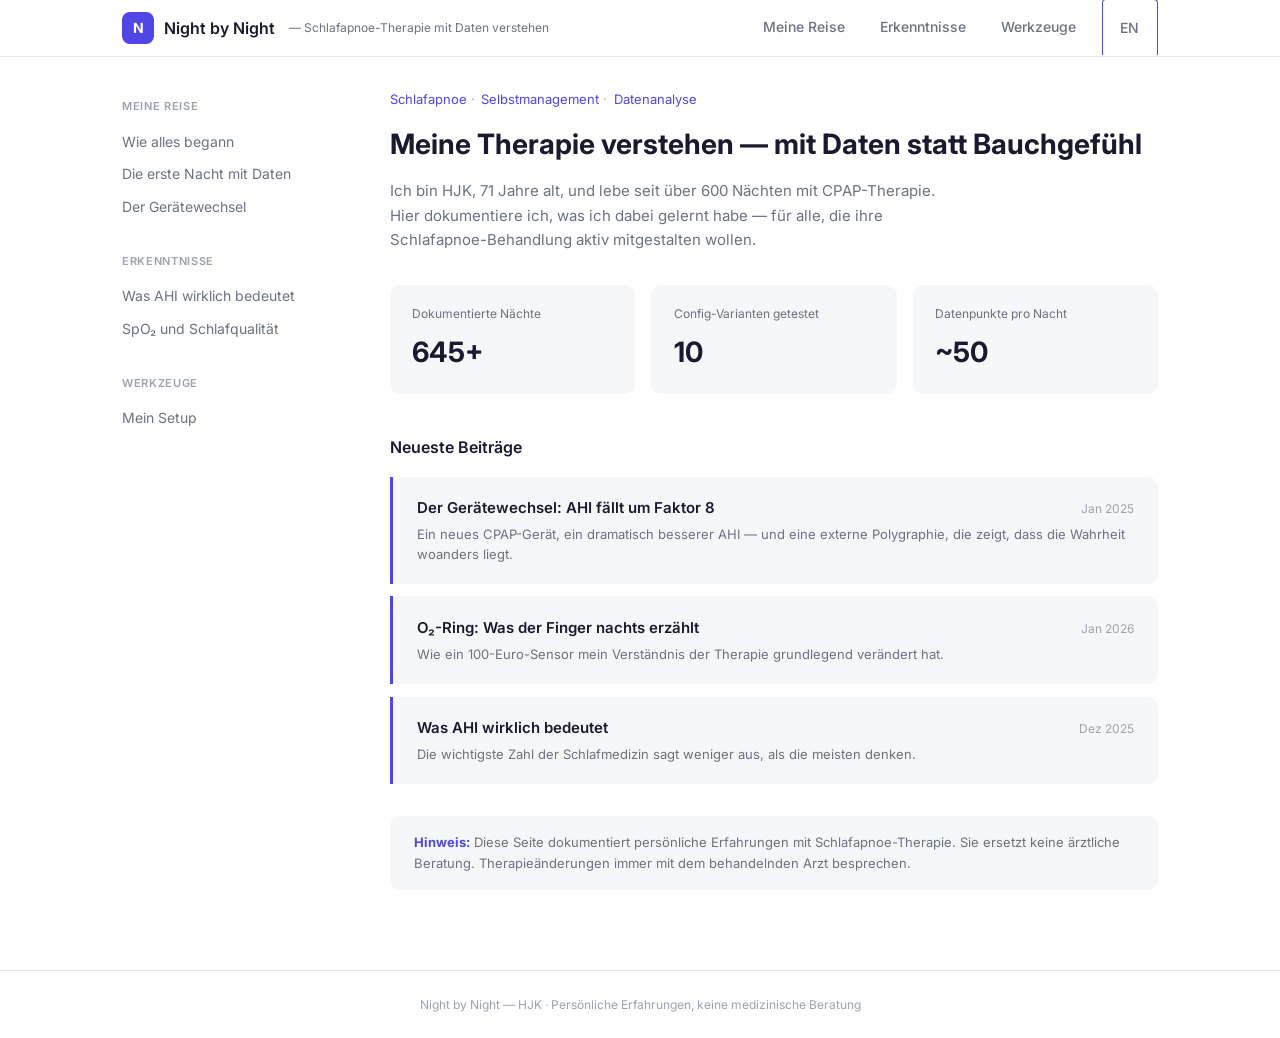
<file: index.html>
<!DOCTYPE html>
<html lang="de">
<head>
  <meta charset="UTF-8">
  <meta name="viewport" content="width=device-width, initial-scale=1.0">
  <title>Night by Night — Schlafapnoe-Therapie verstehen</title>
  <meta name="description" content="Schlafapnoe-Therapie verstehen, Nacht für Nacht. Persönliche Erfahrungen und datenbasierte Erkenntnisse aus über 645 Nächten.">
  <link rel="stylesheet" href="css/style.css">
</head>
<body>

<header class="site-header">
  <div class="header-inner">
    <a href="index.html" class="site-logo">
      <div class="logo-icon">N</div>
      <span class="logo-text">Night by Night</span>
      <span class="logo-tagline">— Schlafapnoe-Therapie mit Daten verstehen</span>
    </a>
    <nav class="site-nav">
      <a href="reise/wie-alles-begann.html">Meine Reise</a>
      <a href="erkenntnisse/was-ahi-wirklich-bedeutet.html">Erkenntnisse</a>
      <a href="werkzeuge/mein-setup.html">Werkzeuge</a>
      <a href="en/" class="lang-switch">EN</a>
    </nav>
  </div>
</header>

<div class="page-wrap">
  <aside class="sidebar">
    <div class="sidebar-section">
      <div class="sidebar-title">Meine Reise</div>
      <a href="reise/wie-alles-begann.html">Wie alles begann</a>
      <a href="reise/die-erste-nacht-mit-daten.html">Die erste Nacht mit Daten</a>
      <a href="reise/der-geraetewechsel.html">Der Gerätewechsel</a>
    </div>
    <div class="sidebar-section">
      <div class="sidebar-title">Erkenntnisse</div>
      <a href="erkenntnisse/was-ahi-wirklich-bedeutet.html">Was AHI wirklich bedeutet</a>
      <a href="erkenntnisse/spo2.html">SpO₂ und Schlafqualität</a>
    </div>
    <div class="sidebar-section">
      <div class="sidebar-title">Werkzeuge</div>
      <a href="werkzeuge/mein-setup.html">Mein Setup</a>
    </div>
  </aside>

  <main class="main-content">
    <div class="tags">
      <span>Schlafapnoe</span>
      <span>Selbstmanagement</span>
      <span>Datenanalyse</span>
    </div>

    <h1>Meine Therapie verstehen — mit Daten statt Bauchgefühl</h1>

    <p class="intro">Ich bin HJK, 71 Jahre alt, und lebe seit über 600 Nächten mit CPAP-Therapie. Hier dokumentiere ich, was ich dabei gelernt habe — für alle, die ihre Schlafapnoe-Behandlung aktiv mitgestalten wollen.</p>

    <div class="stats">
      <div class="stat">
        <div class="stat-label">Dokumentierte Nächte</div>
        <div class="stat-value">645+</div>
      </div>
      <div class="stat">
        <div class="stat-label">Config-Varianten getestet</div>
        <div class="stat-value">10</div>
      </div>
      <div class="stat">
        <div class="stat-label">Datenpunkte pro Nacht</div>
        <div class="stat-value">~50</div>
      </div>
    </div>

    <div class="section-title">Neueste Beiträge</div>

    <a class="card" href="reise/der-geraetewechsel.html">
      <div class="card-header">
        <span class="card-title">Der Gerätewechsel: AHI fällt um Faktor 8</span>
        <span class="card-date">Jan 2025</span>
      </div>
      <p class="card-desc">Ein neues CPAP-Gerät, ein dramatisch besserer AHI — und eine externe Polygraphie, die zeigt, dass die Wahrheit woanders liegt.</p>
    </a>

    <a class="card" href="erkenntnisse/spo2.html">
      <div class="card-header">
        <span class="card-title">O₂-Ring: Was der Finger nachts erzählt</span>
        <span class="card-date">Jan 2026</span>
      </div>
      <p class="card-desc">Wie ein 100-Euro-Sensor mein Verständnis der Therapie grundlegend verändert hat.</p>
    </a>

    <a class="card" href="erkenntnisse/was-ahi-wirklich-bedeutet.html">
      <div class="card-header">
        <span class="card-title">Was AHI wirklich bedeutet</span>
        <span class="card-date">Dez 2025</span>
      </div>
      <p class="card-desc">Die wichtigste Zahl der Schlafmedizin sagt weniger aus, als die meisten denken.</p>
    </a>

    <div class="disclaimer">
      <strong>Hinweis:</strong> Diese Seite dokumentiert persönliche Erfahrungen mit Schlafapnoe-Therapie. Sie ersetzt keine ärztliche Beratung. Therapieänderungen immer mit dem behandelnden Arzt besprechen.
    </div>
  </main>
</div>

<footer class="site-footer">
  Night by Night — HJK · Persönliche Erfahrungen, keine medizinische Beratung
</footer>

</body>
</html>
</file>
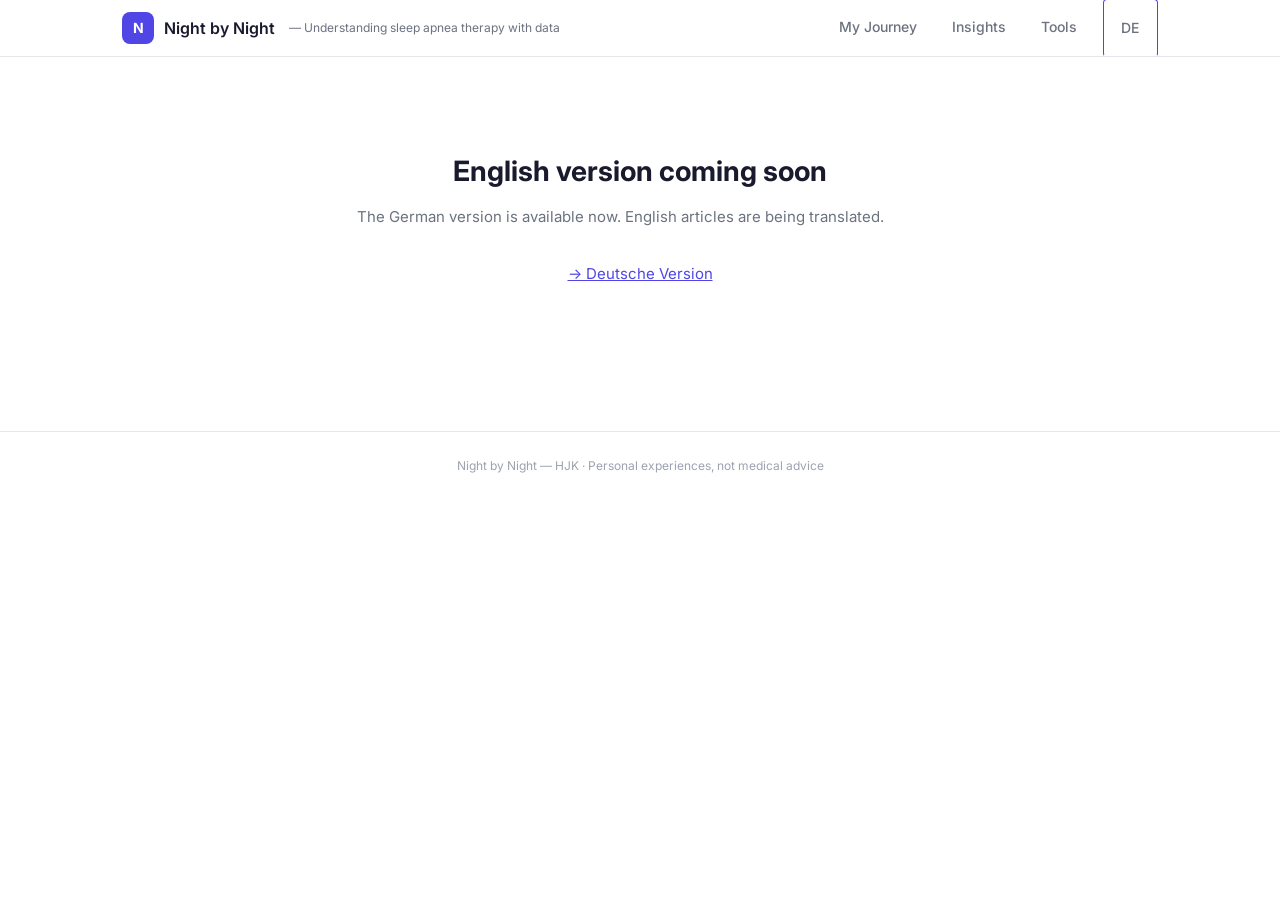
<file: en/index.html>
<!DOCTYPE html>
<html lang="en">
<head><meta charset="UTF-8"><meta name="viewport" content="width=device-width, initial-scale=1.0">
  <title>Night by Night — Understanding sleep apnea therapy</title><link rel="stylesheet" href="../css/style.css"></head>
<body>
<header class="site-header"><div class="header-inner">
  <a href="index.html" class="site-logo"><div class="logo-icon">N</div><span class="logo-text">Night by Night</span><span class="logo-tagline">— Understanding sleep apnea therapy with data</span></a>
  <nav class="site-nav"><a href="index.html">My Journey</a><a href="index.html">Insights</a><a href="index.html">Tools</a><a href="../" class="lang-switch">DE</a></nav>
</div></header>
<div class="page-wrap">
  <main class="main-content" style="max-width:600px;margin:0 auto;text-align:center;padding:4rem 0;">
    <h1>English version coming soon</h1>
    <p class="intro">The German version is available now. English articles are being translated.</p>
    <p><a href="../" style="color:var(--accent)">→ Deutsche Version</a></p>
  </main>
</div>
<footer class="site-footer">Night by Night — HJK · Personal experiences, not medical advice</footer>
</body></html>
</file>
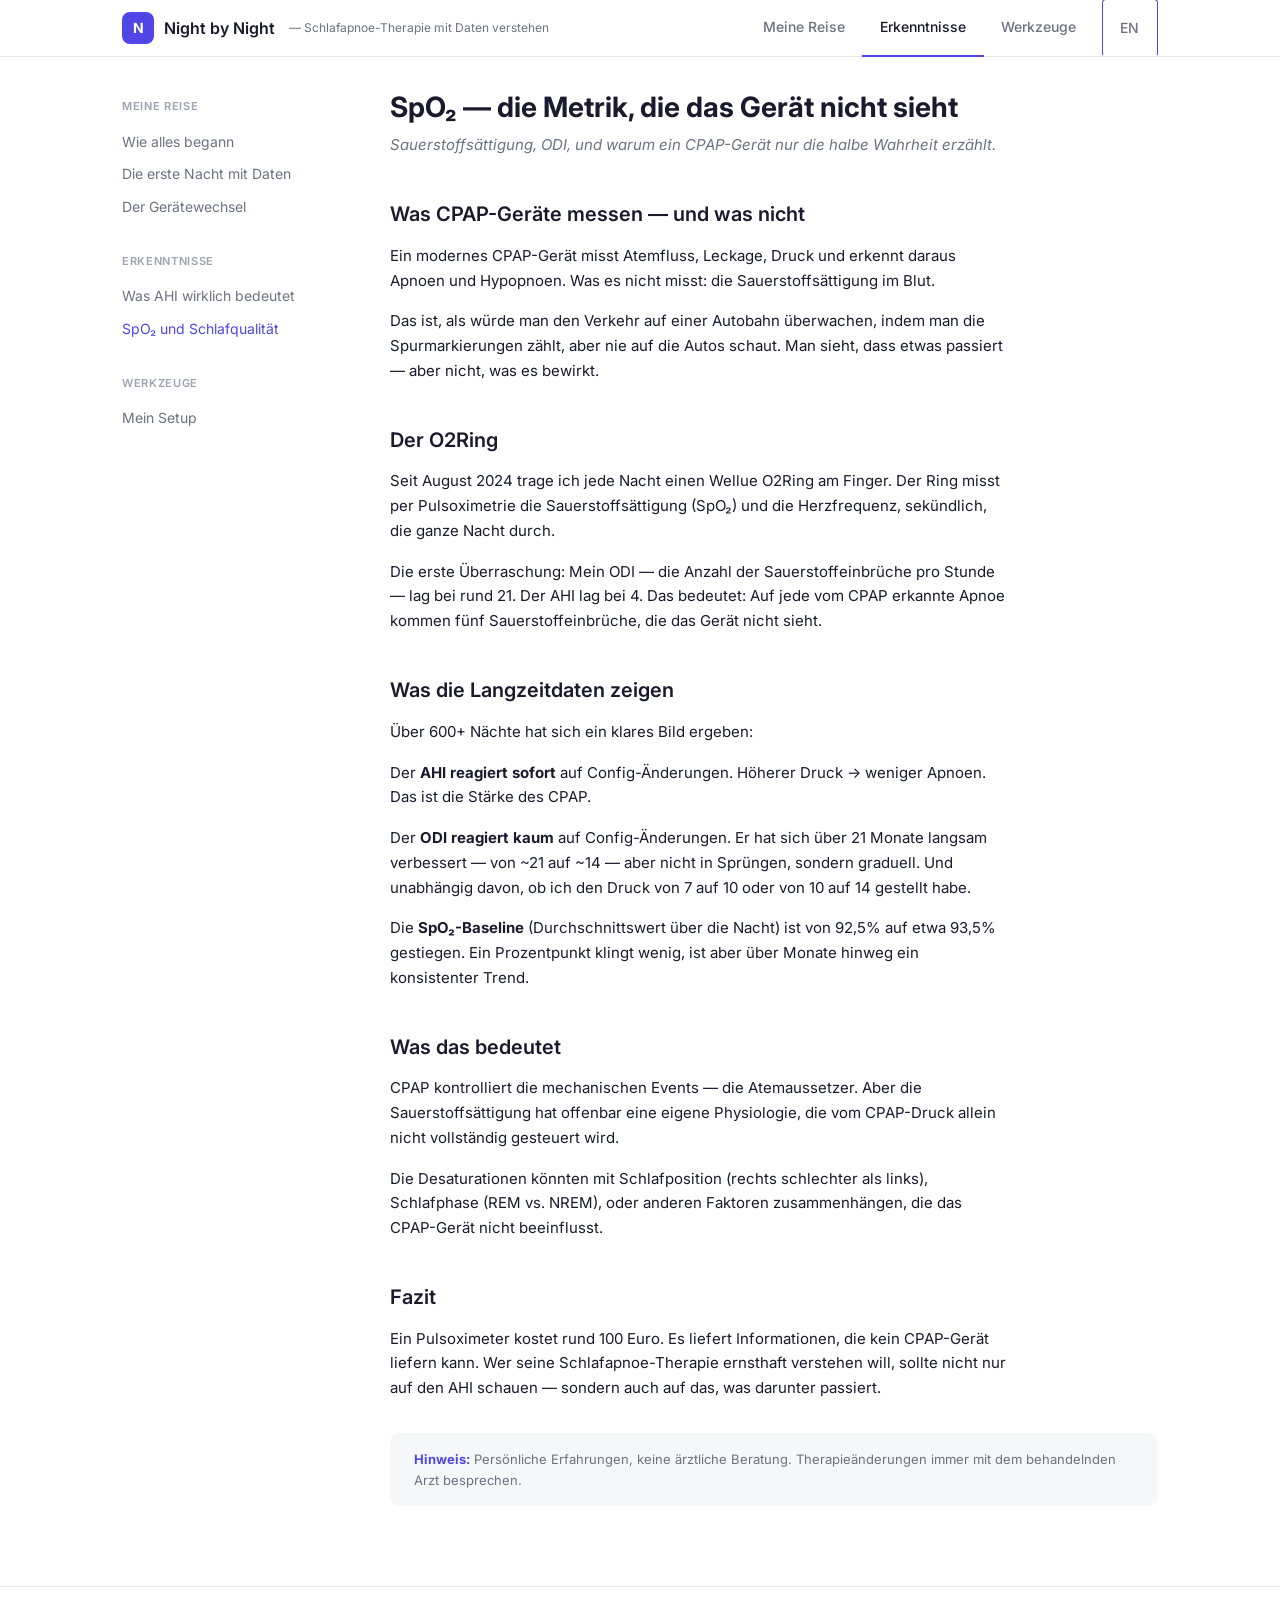
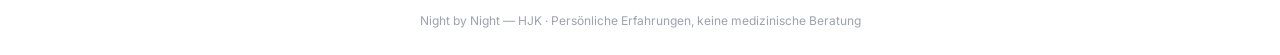
<file: erkenntnisse/spo2.html>
<!DOCTYPE html>
<html lang="de">
<head><meta charset="UTF-8"><meta name="viewport" content="width=device-width, initial-scale=1.0">
  <title>SpO₂ — Night by Night</title><link rel="stylesheet" href="../css/style.css"></head>
<body>
<header class="site-header"><div class="header-inner">
  <a href="../index.html" class="site-logo"><div class="logo-icon">N</div><span class="logo-text">Night by Night</span><span class="logo-tagline">— Schlafapnoe-Therapie mit Daten verstehen</span></a>
  <nav class="site-nav"><a href="../reise/wie-alles-begann.html">Meine Reise</a><a href="was-ahi-wirklich-bedeutet.html" class="active">Erkenntnisse</a><a href="../werkzeuge/mein-setup.html">Werkzeuge</a><a href="../en/" class="lang-switch">EN</a></nav>
</div></header>
<div class="page-wrap">
  <aside class="sidebar">
    <div class="sidebar-section"><div class="sidebar-title">Meine Reise</div>
      <a href="../reise/wie-alles-begann.html">Wie alles begann</a>
      <a href="../reise/die-erste-nacht-mit-daten.html">Die erste Nacht mit Daten</a>
      <a href="../reise/der-geraetewechsel.html">Der Gerätewechsel</a></div>
    <div class="sidebar-section"><div class="sidebar-title">Erkenntnisse</div>
      <a href="was-ahi-wirklich-bedeutet.html">Was AHI wirklich bedeutet</a>
      <a href="spo2.html" class="active">SpO₂ und Schlafqualität</a></div>
    <div class="sidebar-section"><div class="sidebar-title">Werkzeuge</div>
      <a href="../werkzeuge/mein-setup.html">Mein Setup</a></div>
  </aside>
  <main class="main-content article">
    <h1>SpO₂ — die Metrik, die das Gerät nicht sieht</h1>
    <p class="article-subtitle">Sauerstoffsättigung, ODI, und warum ein CPAP-Gerät nur die halbe Wahrheit erzählt.</p>
    <h2>Was CPAP-Geräte messen — und was nicht</h2>
    <p>Ein modernes CPAP-Gerät misst Atemfluss, Leckage, Druck und erkennt daraus Apnoen und Hypopnoen. Was es nicht misst: die Sauerstoffsättigung im Blut.</p>
    <p>Das ist, als würde man den Verkehr auf einer Autobahn überwachen, indem man die Spurmarkierungen zählt, aber nie auf die Autos schaut. Man sieht, dass etwas passiert — aber nicht, was es bewirkt.</p>
    <h2>Der O2Ring</h2>
    <p>Seit August 2024 trage ich jede Nacht einen Wellue O2Ring am Finger. Der Ring misst per Pulsoximetrie die Sauerstoffsättigung (SpO₂) und die Herzfrequenz, sekündlich, die ganze Nacht durch.</p>
    <p>Die erste Überraschung: Mein ODI — die Anzahl der Sauerstoffeinbrüche pro Stunde — lag bei rund 21. Der AHI lag bei 4. Das bedeutet: Auf jede vom CPAP erkannte Apnoe kommen fünf Sauerstoffeinbrüche, die das Gerät nicht sieht.</p>
    <h2>Was die Langzeitdaten zeigen</h2>
    <p>Über 600+ Nächte hat sich ein klares Bild ergeben:</p>
    <p>Der <strong>AHI reagiert sofort</strong> auf Config-Änderungen. Höherer Druck → weniger Apnoen. Das ist die Stärke des CPAP.</p>
    <p>Der <strong>ODI reagiert kaum</strong> auf Config-Änderungen. Er hat sich über 21 Monate langsam verbessert — von ~21 auf ~14 — aber nicht in Sprüngen, sondern graduell. Und unabhängig davon, ob ich den Druck von 7 auf 10 oder von 10 auf 14 gestellt habe.</p>
    <p>Die <strong>SpO₂-Baseline</strong> (Durchschnittswert über die Nacht) ist von 92,5% auf etwa 93,5% gestiegen. Ein Prozentpunkt klingt wenig, ist aber über Monate hinweg ein konsistenter Trend.</p>
    <h2>Was das bedeutet</h2>
    <p>CPAP kontrolliert die mechanischen Events — die Atemaussetzer. Aber die Sauerstoffsättigung hat offenbar eine eigene Physiologie, die vom CPAP-Druck allein nicht vollständig gesteuert wird.</p>
    <p>Die Desaturationen könnten mit Schlafposition (rechts schlechter als links), Schlafphase (REM vs. NREM), oder anderen Faktoren zusammenhängen, die das CPAP-Gerät nicht beeinflusst.</p>
    <h2>Fazit</h2>
    <p>Ein Pulsoximeter kostet rund 100 Euro. Es liefert Informationen, die kein CPAP-Gerät liefern kann. Wer seine Schlafapnoe-Therapie ernsthaft verstehen will, sollte nicht nur auf den AHI schauen — sondern auch auf das, was darunter passiert.</p>
    <div class="disclaimer"><strong>Hinweis:</strong> Persönliche Erfahrungen, keine ärztliche Beratung. Therapieänderungen immer mit dem behandelnden Arzt besprechen.</div>
  </main>
</div>
<footer class="site-footer">Night by Night — HJK · Persönliche Erfahrungen, keine medizinische Beratung</footer>
</body></html>
</file>
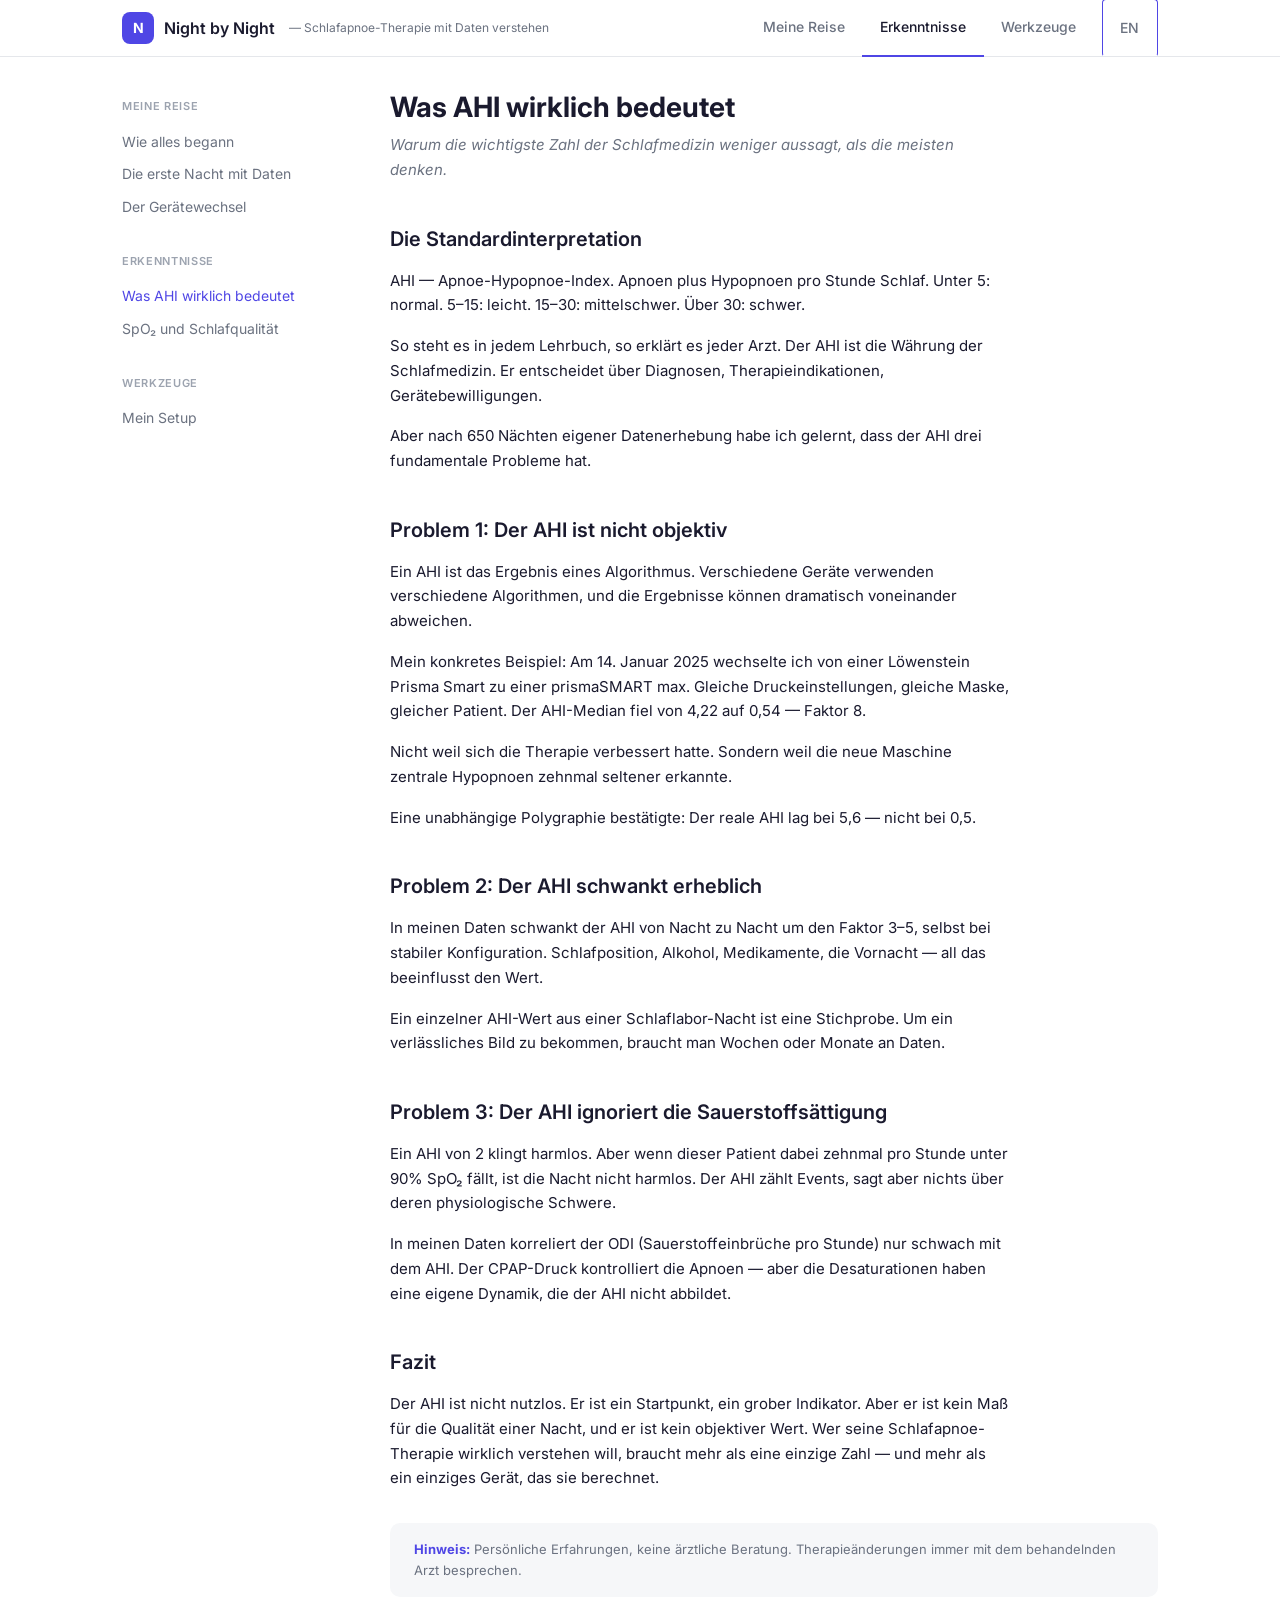
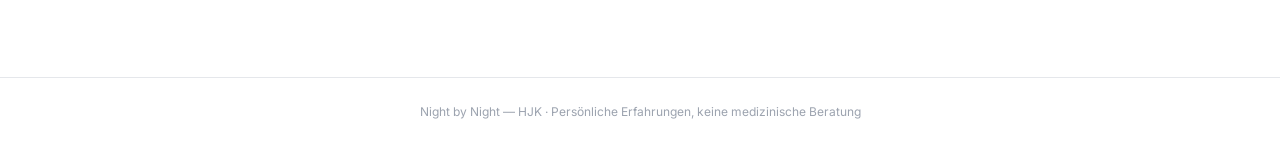
<file: erkenntnisse/was-ahi-wirklich-bedeutet.html>
<!DOCTYPE html>
<html lang="de">
<head><meta charset="UTF-8"><meta name="viewport" content="width=device-width, initial-scale=1.0">
  <title>Was AHI wirklich bedeutet — Night by Night</title><link rel="stylesheet" href="../css/style.css"></head>
<body>
<header class="site-header"><div class="header-inner">
  <a href="../index.html" class="site-logo"><div class="logo-icon">N</div><span class="logo-text">Night by Night</span><span class="logo-tagline">— Schlafapnoe-Therapie mit Daten verstehen</span></a>
  <nav class="site-nav"><a href="../reise/wie-alles-begann.html">Meine Reise</a><a href="was-ahi-wirklich-bedeutet.html" class="active">Erkenntnisse</a><a href="../werkzeuge/mein-setup.html">Werkzeuge</a><a href="../en/" class="lang-switch">EN</a></nav>
</div></header>
<div class="page-wrap">
  <aside class="sidebar">
    <div class="sidebar-section"><div class="sidebar-title">Meine Reise</div>
      <a href="../reise/wie-alles-begann.html">Wie alles begann</a>
      <a href="../reise/die-erste-nacht-mit-daten.html">Die erste Nacht mit Daten</a>
      <a href="../reise/der-geraetewechsel.html">Der Gerätewechsel</a></div>
    <div class="sidebar-section"><div class="sidebar-title">Erkenntnisse</div>
      <a href="was-ahi-wirklich-bedeutet.html" class="active">Was AHI wirklich bedeutet</a>
      <a href="spo2.html">SpO₂ und Schlafqualität</a></div>
    <div class="sidebar-section"><div class="sidebar-title">Werkzeuge</div>
      <a href="../werkzeuge/mein-setup.html">Mein Setup</a></div>
  </aside>
  <main class="main-content article">
    <h1>Was AHI wirklich bedeutet</h1>
    <p class="article-subtitle">Warum die wichtigste Zahl der Schlafmedizin weniger aussagt, als die meisten denken.</p>
    <h2>Die Standardinterpretation</h2>
    <p>AHI — Apnoe-Hypopnoe-Index. Apnoen plus Hypopnoen pro Stunde Schlaf. Unter 5: normal. 5–15: leicht. 15–30: mittelschwer. Über 30: schwer.</p>
    <p>So steht es in jedem Lehrbuch, so erklärt es jeder Arzt. Der AHI ist die Währung der Schlafmedizin. Er entscheidet über Diagnosen, Therapieindikationen, Gerätebewilligungen.</p>
    <p>Aber nach 650 Nächten eigener Datenerhebung habe ich gelernt, dass der AHI drei fundamentale Probleme hat.</p>
    <h2>Problem 1: Der AHI ist nicht objektiv</h2>
    <p>Ein AHI ist das Ergebnis eines Algorithmus. Verschiedene Geräte verwenden verschiedene Algorithmen, und die Ergebnisse können dramatisch voneinander abweichen.</p>
    <p>Mein konkretes Beispiel: Am 14. Januar 2025 wechselte ich von einer Löwenstein Prisma Smart zu einer prismaSMART max. Gleiche Druckeinstellungen, gleiche Maske, gleicher Patient. Der AHI-Median fiel von 4,22 auf 0,54 — Faktor 8.</p>
    <p>Nicht weil sich die Therapie verbessert hatte. Sondern weil die neue Maschine zentrale Hypopnoen zehnmal seltener erkannte.</p>
    <p>Eine unabhängige Polygraphie bestätigte: Der reale AHI lag bei 5,6 — nicht bei 0,5.</p>
    <h2>Problem 2: Der AHI schwankt erheblich</h2>
    <p>In meinen Daten schwankt der AHI von Nacht zu Nacht um den Faktor 3–5, selbst bei stabiler Konfiguration. Schlafposition, Alkohol, Medikamente, die Vornacht — all das beeinflusst den Wert.</p>
    <p>Ein einzelner AHI-Wert aus einer Schlaflabor-Nacht ist eine Stichprobe. Um ein verlässliches Bild zu bekommen, braucht man Wochen oder Monate an Daten.</p>
    <h2>Problem 3: Der AHI ignoriert die Sauerstoffsättigung</h2>
    <p>Ein AHI von 2 klingt harmlos. Aber wenn dieser Patient dabei zehnmal pro Stunde unter 90% SpO₂ fällt, ist die Nacht nicht harmlos. Der AHI zählt Events, sagt aber nichts über deren physiologische Schwere.</p>
    <p>In meinen Daten korreliert der ODI (Sauerstoffeinbrüche pro Stunde) nur schwach mit dem AHI. Der CPAP-Druck kontrolliert die Apnoen — aber die Desaturationen haben eine eigene Dynamik, die der AHI nicht abbildet.</p>
    <h2>Fazit</h2>
    <p>Der AHI ist nicht nutzlos. Er ist ein Startpunkt, ein grober Indikator. Aber er ist kein Maß für die Qualität einer Nacht, und er ist kein objektiver Wert. Wer seine Schlafapnoe-Therapie wirklich verstehen will, braucht mehr als eine einzige Zahl — und mehr als ein einziges Gerät, das sie berechnet.</p>
    <div class="disclaimer"><strong>Hinweis:</strong> Persönliche Erfahrungen, keine ärztliche Beratung. Therapieänderungen immer mit dem behandelnden Arzt besprechen.</div>
  </main>
</div>
<footer class="site-footer">Night by Night — HJK · Persönliche Erfahrungen, keine medizinische Beratung</footer>
</body></html>
</file>
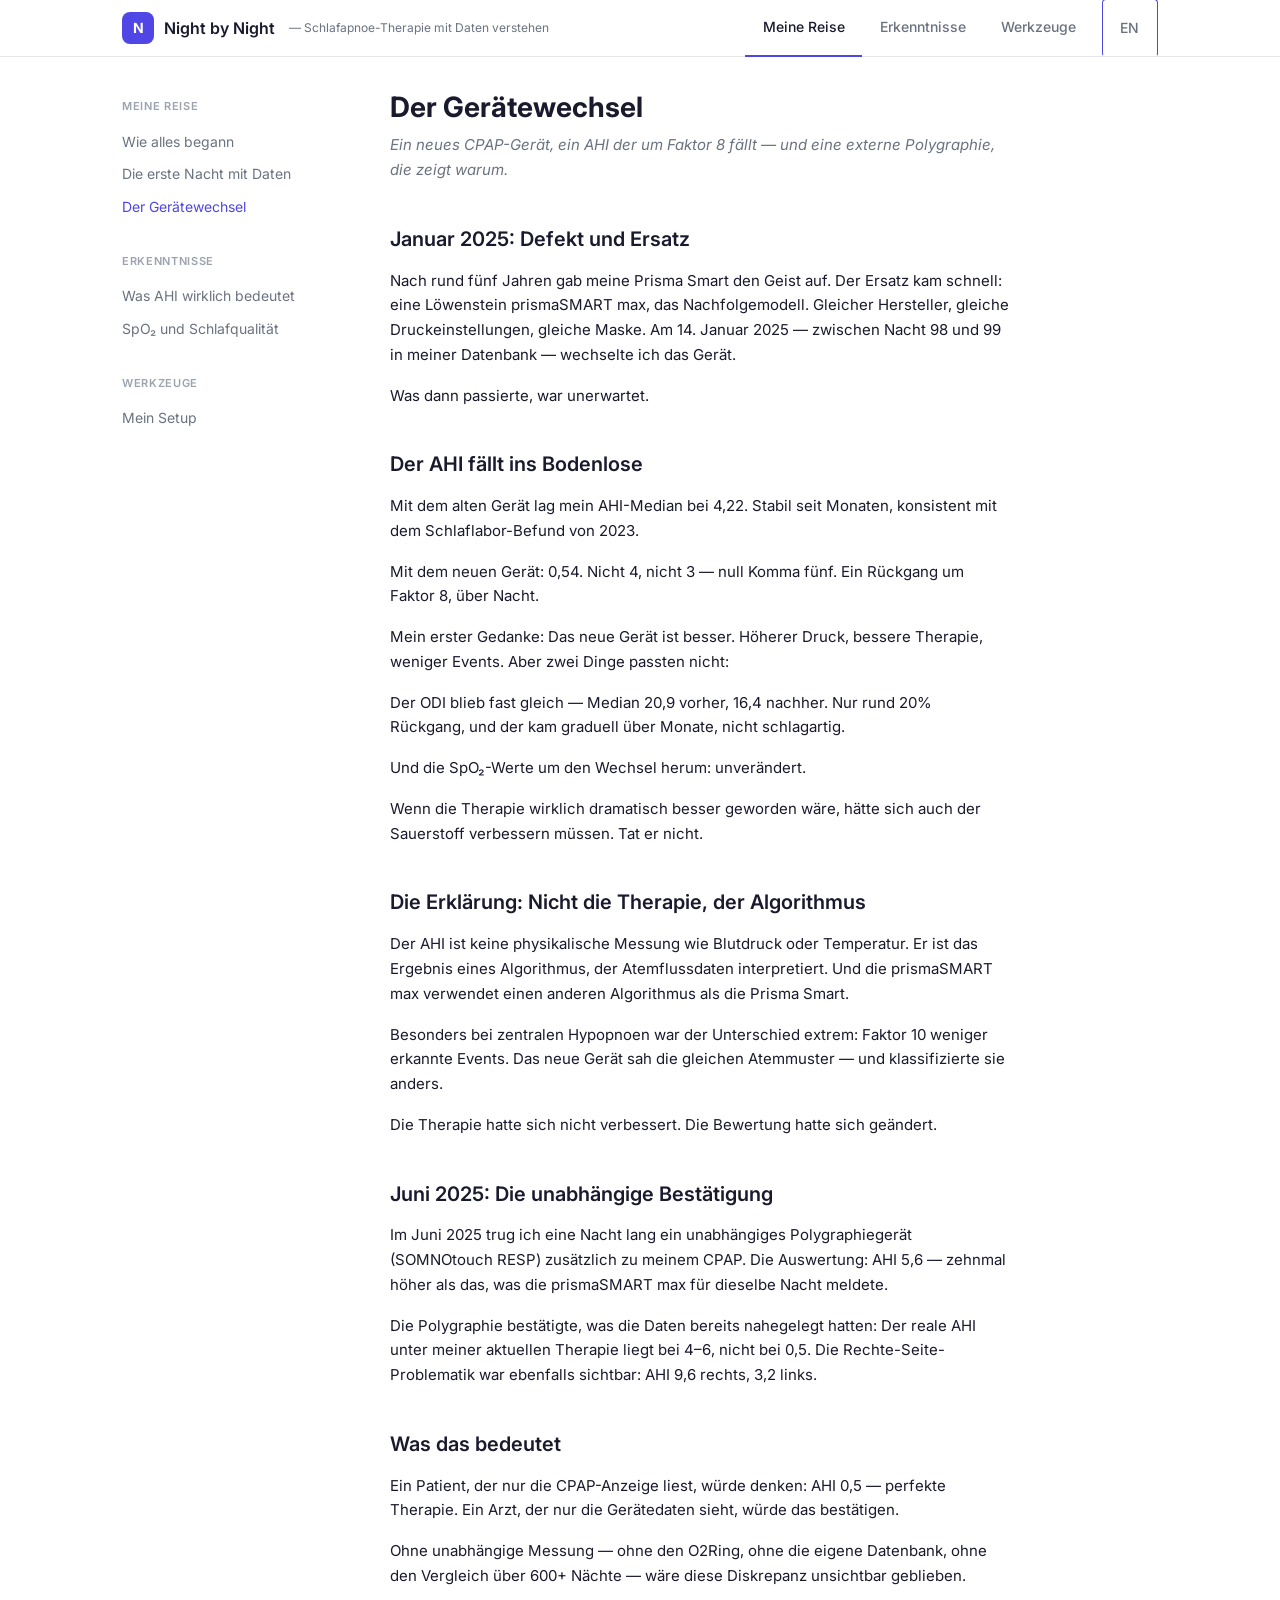
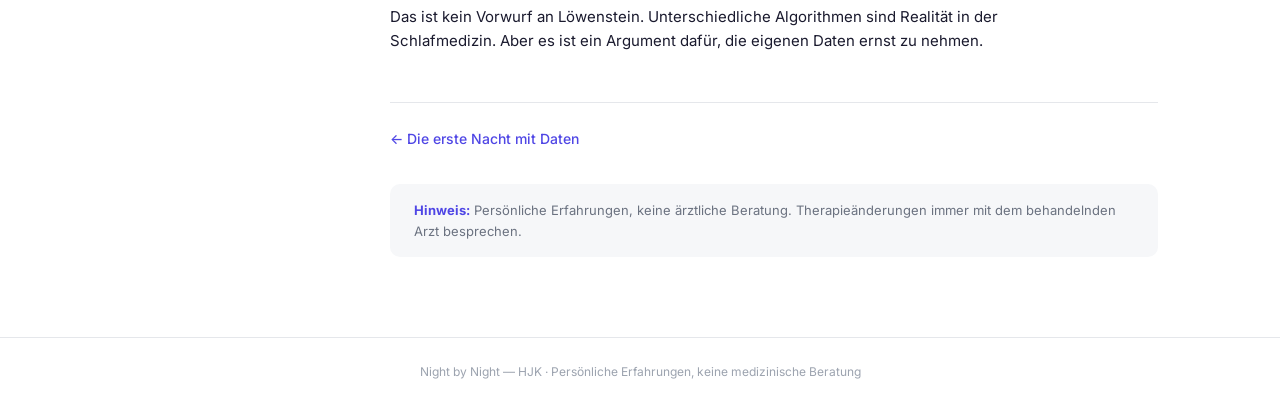
<file: reise/der-geraetewechsel.html>
<!DOCTYPE html>
<html lang="de">
<head>
  <meta charset="UTF-8">
  <meta name="viewport" content="width=device-width, initial-scale=1.0">
  <title>Der Gerätewechsel — Night by Night</title>
  <link rel="stylesheet" href="../css/style.css">
</head>
<body>

<header class="site-header">
  <div class="header-inner">
    <a href="../index.html" class="site-logo">
      <div class="logo-icon">N</div>
      <span class="logo-text">Night by Night</span>
      <span class="logo-tagline">— Schlafapnoe-Therapie mit Daten verstehen</span>
    </a>
    <nav class="site-nav">
      <a href="wie-alles-begann.html" class="active">Meine Reise</a>
      <a href="../erkenntnisse/was-ahi-wirklich-bedeutet.html">Erkenntnisse</a>
      <a href="../werkzeuge/mein-setup.html">Werkzeuge</a>
      <a href="../en/" class="lang-switch">EN</a>
    </nav>
  </div>
</header>

<div class="page-wrap">
  <aside class="sidebar">
    <div class="sidebar-section">
      <div class="sidebar-title">Meine Reise</div>
      <a href="wie-alles-begann.html">Wie alles begann</a>
      <a href="die-erste-nacht-mit-daten.html">Die erste Nacht mit Daten</a>
      <a href="der-geraetewechsel.html" class="active">Der Gerätewechsel</a>
    </div>
    <div class="sidebar-section">
      <div class="sidebar-title">Erkenntnisse</div>
      <a href="../erkenntnisse/was-ahi-wirklich-bedeutet.html">Was AHI wirklich bedeutet</a>
      <a href="../erkenntnisse/spo2.html">SpO₂ und Schlafqualität</a>
    </div>
    <div class="sidebar-section">
      <div class="sidebar-title">Werkzeuge</div>
      <a href="../werkzeuge/mein-setup.html">Mein Setup</a>
    </div>
  </aside>

  <main class="main-content article">
    <h1>Der Gerätewechsel</h1>
    <p class="article-subtitle">Ein neues CPAP-Gerät, ein AHI der um Faktor 8 fällt — und eine externe Polygraphie, die zeigt warum.</p>

    <h2>Januar 2025: Defekt und Ersatz</h2>
    <p>Nach rund fünf Jahren gab meine Prisma Smart den Geist auf. Der Ersatz kam schnell: eine Löwenstein prismaSMART max, das Nachfolgemodell. Gleicher Hersteller, gleiche Druckeinstellungen, gleiche Maske. Am 14. Januar 2025 — zwischen Nacht 98 und 99 in meiner Datenbank — wechselte ich das Gerät.</p>
    <p>Was dann passierte, war unerwartet.</p>

    <h2>Der AHI fällt ins Bodenlose</h2>
    <p>Mit dem alten Gerät lag mein AHI-Median bei 4,22. Stabil seit Monaten, konsistent mit dem Schlaflabor-Befund von 2023.</p>
    <p>Mit dem neuen Gerät: 0,54. Nicht 4, nicht 3 — null Komma fünf. Ein Rückgang um Faktor 8, über Nacht.</p>
    <p>Mein erster Gedanke: Das neue Gerät ist besser. Höherer Druck, bessere Therapie, weniger Events. Aber zwei Dinge passten nicht:</p>
    <p>Der ODI blieb fast gleich — Median 20,9 vorher, 16,4 nachher. Nur rund 20% Rückgang, und der kam graduell über Monate, nicht schlagartig.</p>
    <p>Und die SpO₂-Werte um den Wechsel herum: unverändert.</p>
    <p>Wenn die Therapie wirklich dramatisch besser geworden wäre, hätte sich auch der Sauerstoff verbessern müssen. Tat er nicht.</p>

    <h2>Die Erklärung: Nicht die Therapie, der Algorithmus</h2>
    <p>Der AHI ist keine physikalische Messung wie Blutdruck oder Temperatur. Er ist das Ergebnis eines Algorithmus, der Atemflussdaten interpretiert. Und die prismaSMART max verwendet einen anderen Algorithmus als die Prisma Smart.</p>
    <p>Besonders bei zentralen Hypopnoen war der Unterschied extrem: Faktor 10 weniger erkannte Events. Das neue Gerät sah die gleichen Atemmuster — und klassifizierte sie anders.</p>
    <p>Die Therapie hatte sich nicht verbessert. Die Bewertung hatte sich geändert.</p>

    <h2>Juni 2025: Die unabhängige Bestätigung</h2>
    <p>Im Juni 2025 trug ich eine Nacht lang ein unabhängiges Polygraphiegerät (SOMNOtouch RESP) zusätzlich zu meinem CPAP. Die Auswertung: AHI 5,6 — zehnmal höher als das, was die prismaSMART max für dieselbe Nacht meldete.</p>
    <p>Die Polygraphie bestätigte, was die Daten bereits nahegelegt hatten: Der reale AHI unter meiner aktuellen Therapie liegt bei 4–6, nicht bei 0,5. Die Rechte-Seite-Problematik war ebenfalls sichtbar: AHI 9,6 rechts, 3,2 links.</p>

    <h2>Was das bedeutet</h2>
    <p>Ein Patient, der nur die CPAP-Anzeige liest, würde denken: AHI 0,5 — perfekte Therapie. Ein Arzt, der nur die Gerätedaten sieht, würde das bestätigen.</p>
    <p>Ohne unabhängige Messung — ohne den O2Ring, ohne die eigene Datenbank, ohne den Vergleich über 600+ Nächte — wäre diese Diskrepanz unsichtbar geblieben.</p>
    <p>Das ist kein Vorwurf an Löwenstein. Unterschiedliche Algorithmen sind Realität in der Schlafmedizin. Aber es ist ein Argument dafür, die eigenen Daten ernst zu nehmen.</p>

    <div class="article-nav">
      <a href="die-erste-nacht-mit-daten.html">← Die erste Nacht mit Daten</a>
    </div>

    <div class="disclaimer">
      <strong>Hinweis:</strong> Persönliche Erfahrungen, keine ärztliche Beratung. Therapieänderungen immer mit dem behandelnden Arzt besprechen.
    </div>
  </main>
</div>

<footer class="site-footer">
  Night by Night — HJK · Persönliche Erfahrungen, keine medizinische Beratung
</footer>

</body>
</html>
</file>
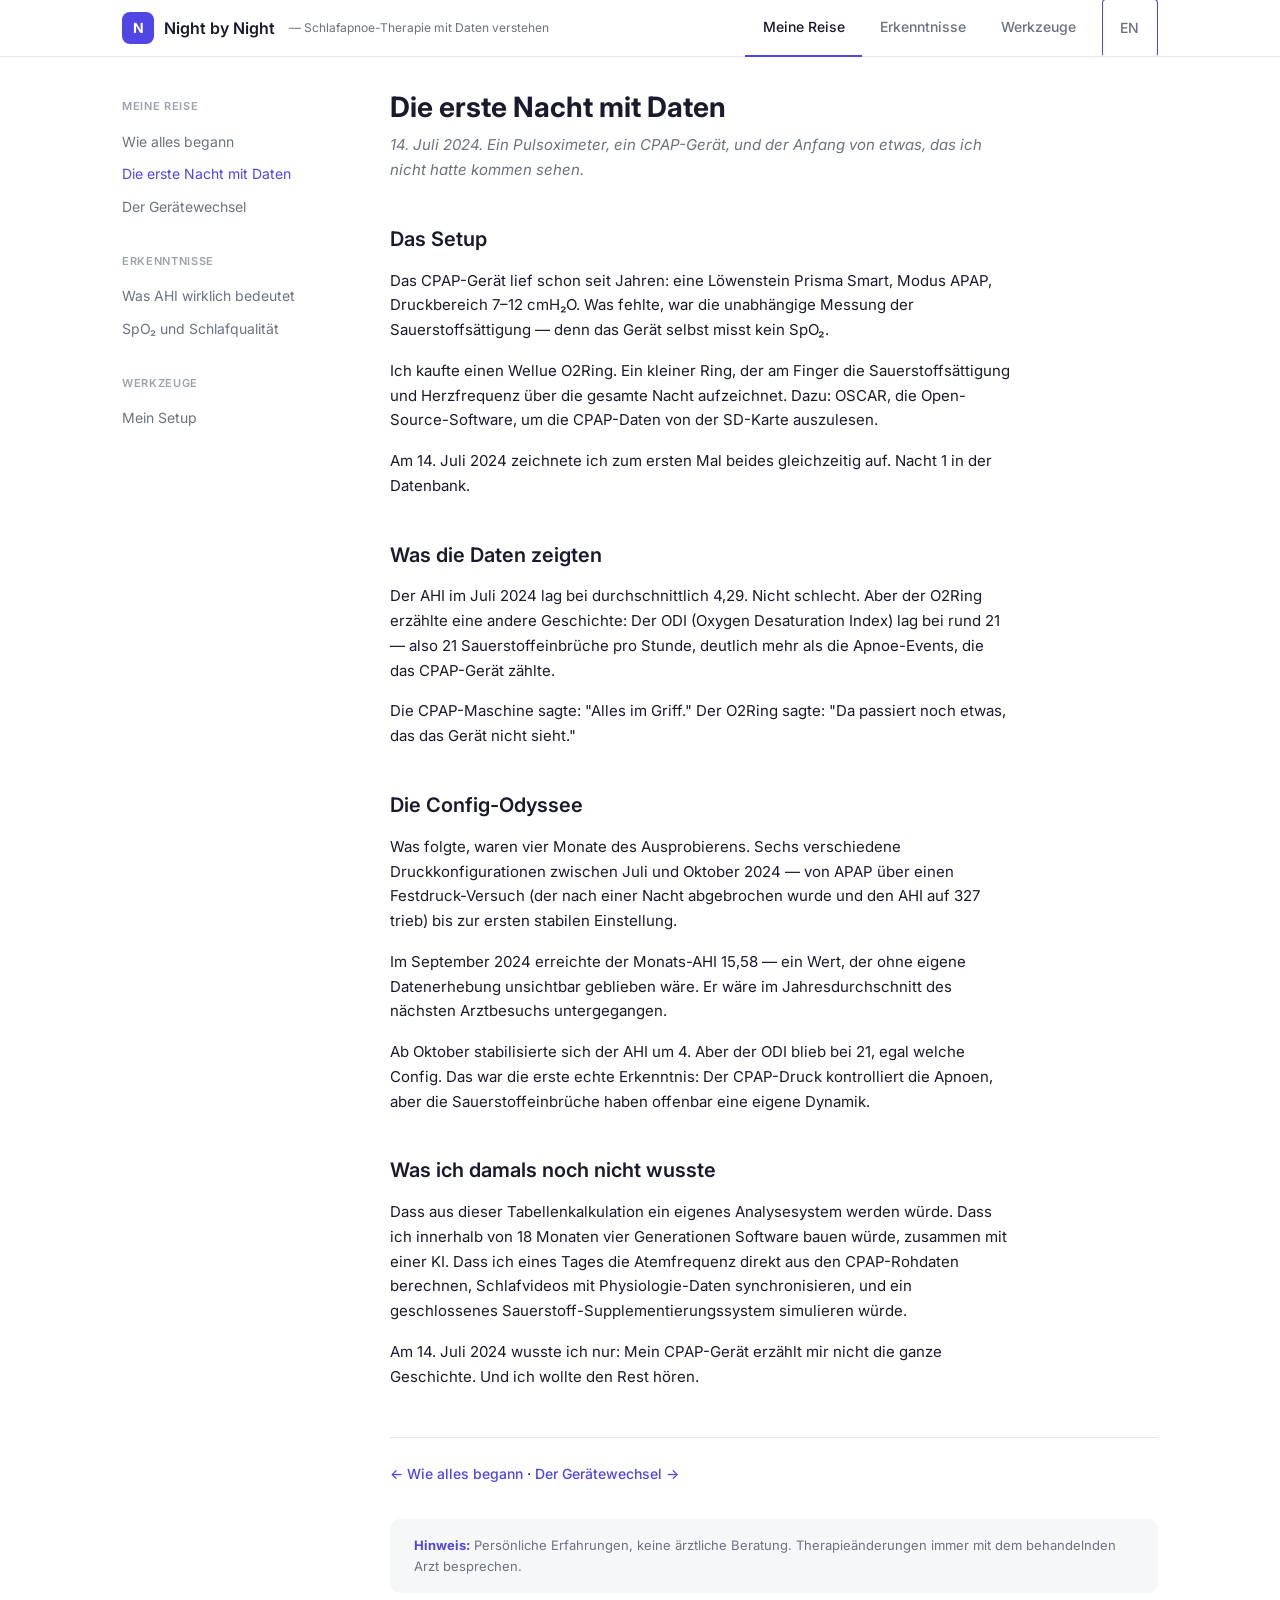
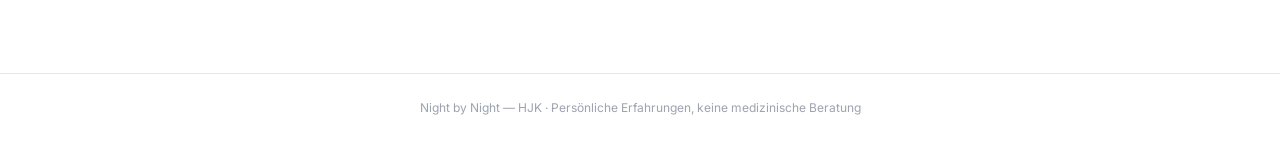
<file: reise/die-erste-nacht-mit-daten.html>
<!DOCTYPE html>
<html lang="de">
<head><meta charset="UTF-8"><meta name="viewport" content="width=device-width, initial-scale=1.0">
  <title>Die erste Nacht mit Daten — Night by Night</title><link rel="stylesheet" href="../css/style.css"></head>
<body>
<header class="site-header"><div class="header-inner">
  <a href="../index.html" class="site-logo"><div class="logo-icon">N</div><span class="logo-text">Night by Night</span><span class="logo-tagline">— Schlafapnoe-Therapie mit Daten verstehen</span></a>
  <nav class="site-nav"><a href="wie-alles-begann.html" class="active">Meine Reise</a><a href="../erkenntnisse/was-ahi-wirklich-bedeutet.html">Erkenntnisse</a><a href="../werkzeuge/mein-setup.html">Werkzeuge</a><a href="../en/" class="lang-switch">EN</a></nav>
</div></header>
<div class="page-wrap">
  <aside class="sidebar">
    <div class="sidebar-section"><div class="sidebar-title">Meine Reise</div>
      <a href="wie-alles-begann.html">Wie alles begann</a>
      <a href="die-erste-nacht-mit-daten.html" class="active">Die erste Nacht mit Daten</a>
      <a href="der-geraetewechsel.html">Der Gerätewechsel</a></div>
    <div class="sidebar-section"><div class="sidebar-title">Erkenntnisse</div>
      <a href="../erkenntnisse/was-ahi-wirklich-bedeutet.html">Was AHI wirklich bedeutet</a>
      <a href="../erkenntnisse/spo2.html">SpO₂ und Schlafqualität</a></div>
    <div class="sidebar-section"><div class="sidebar-title">Werkzeuge</div>
      <a href="../werkzeuge/mein-setup.html">Mein Setup</a></div>
  </aside>
  <main class="main-content article">
    <h1>Die erste Nacht mit Daten</h1>
    <p class="article-subtitle">14. Juli 2024. Ein Pulsoximeter, ein CPAP-Gerät, und der Anfang von etwas, das ich nicht hatte kommen sehen.</p>
    <h2>Das Setup</h2>
    <p>Das CPAP-Gerät lief schon seit Jahren: eine Löwenstein Prisma Smart, Modus APAP, Druckbereich 7–12 cmH₂O. Was fehlte, war die unabhängige Messung der Sauerstoffsättigung — denn das Gerät selbst misst kein SpO₂.</p>
    <p>Ich kaufte einen Wellue O2Ring. Ein kleiner Ring, der am Finger die Sauerstoffsättigung und Herzfrequenz über die gesamte Nacht aufzeichnet. Dazu: OSCAR, die Open-Source-Software, um die CPAP-Daten von der SD-Karte auszulesen.</p>
    <p>Am 14. Juli 2024 zeichnete ich zum ersten Mal beides gleichzeitig auf. Nacht 1 in der Datenbank.</p>
    <h2>Was die Daten zeigten</h2>
    <p>Der AHI im Juli 2024 lag bei durchschnittlich 4,29. Nicht schlecht. Aber der O2Ring erzählte eine andere Geschichte: Der ODI (Oxygen Desaturation Index) lag bei rund 21 — also 21 Sauerstoffeinbrüche pro Stunde, deutlich mehr als die Apnoe-Events, die das CPAP-Gerät zählte.</p>
    <p>Die CPAP-Maschine sagte: "Alles im Griff." Der O2Ring sagte: "Da passiert noch etwas, das das Gerät nicht sieht."</p>
    <h2>Die Config-Odyssee</h2>
    <p>Was folgte, waren vier Monate des Ausprobierens. Sechs verschiedene Druckkonfigurationen zwischen Juli und Oktober 2024 — von APAP über einen Festdruck-Versuch (der nach einer Nacht abgebrochen wurde und den AHI auf 327 trieb) bis zur ersten stabilen Einstellung.</p>
    <p>Im September 2024 erreichte der Monats-AHI 15,58 — ein Wert, der ohne eigene Datenerhebung unsichtbar geblieben wäre. Er wäre im Jahresdurchschnitt des nächsten Arztbesuchs untergegangen.</p>
    <p>Ab Oktober stabilisierte sich der AHI um 4. Aber der ODI blieb bei 21, egal welche Config. Das war die erste echte Erkenntnis: Der CPAP-Druck kontrolliert die Apnoen, aber die Sauerstoffeinbrüche haben offenbar eine eigene Dynamik.</p>
    <h2>Was ich damals noch nicht wusste</h2>
    <p>Dass aus dieser Tabellenkalkulation ein eigenes Analysesystem werden würde. Dass ich innerhalb von 18 Monaten vier Generationen Software bauen würde, zusammen mit einer KI. Dass ich eines Tages die Atemfrequenz direkt aus den CPAP-Rohdaten berechnen, Schlafvideos mit Physiologie-Daten synchronisieren, und ein geschlossenes Sauerstoff-Supplementierungssystem simulieren würde.</p>
    <p>Am 14. Juli 2024 wusste ich nur: Mein CPAP-Gerät erzählt mir nicht die ganze Geschichte. Und ich wollte den Rest hören.</p>
    <div class="article-nav"><a href="wie-alles-begann.html">← Wie alles begann</a> · <a href="der-geraetewechsel.html">Der Gerätewechsel →</a></div>
    <div class="disclaimer"><strong>Hinweis:</strong> Persönliche Erfahrungen, keine ärztliche Beratung. Therapieänderungen immer mit dem behandelnden Arzt besprechen.</div>
  </main>
</div>
<footer class="site-footer">Night by Night — HJK · Persönliche Erfahrungen, keine medizinische Beratung</footer>
</body></html>
</file>
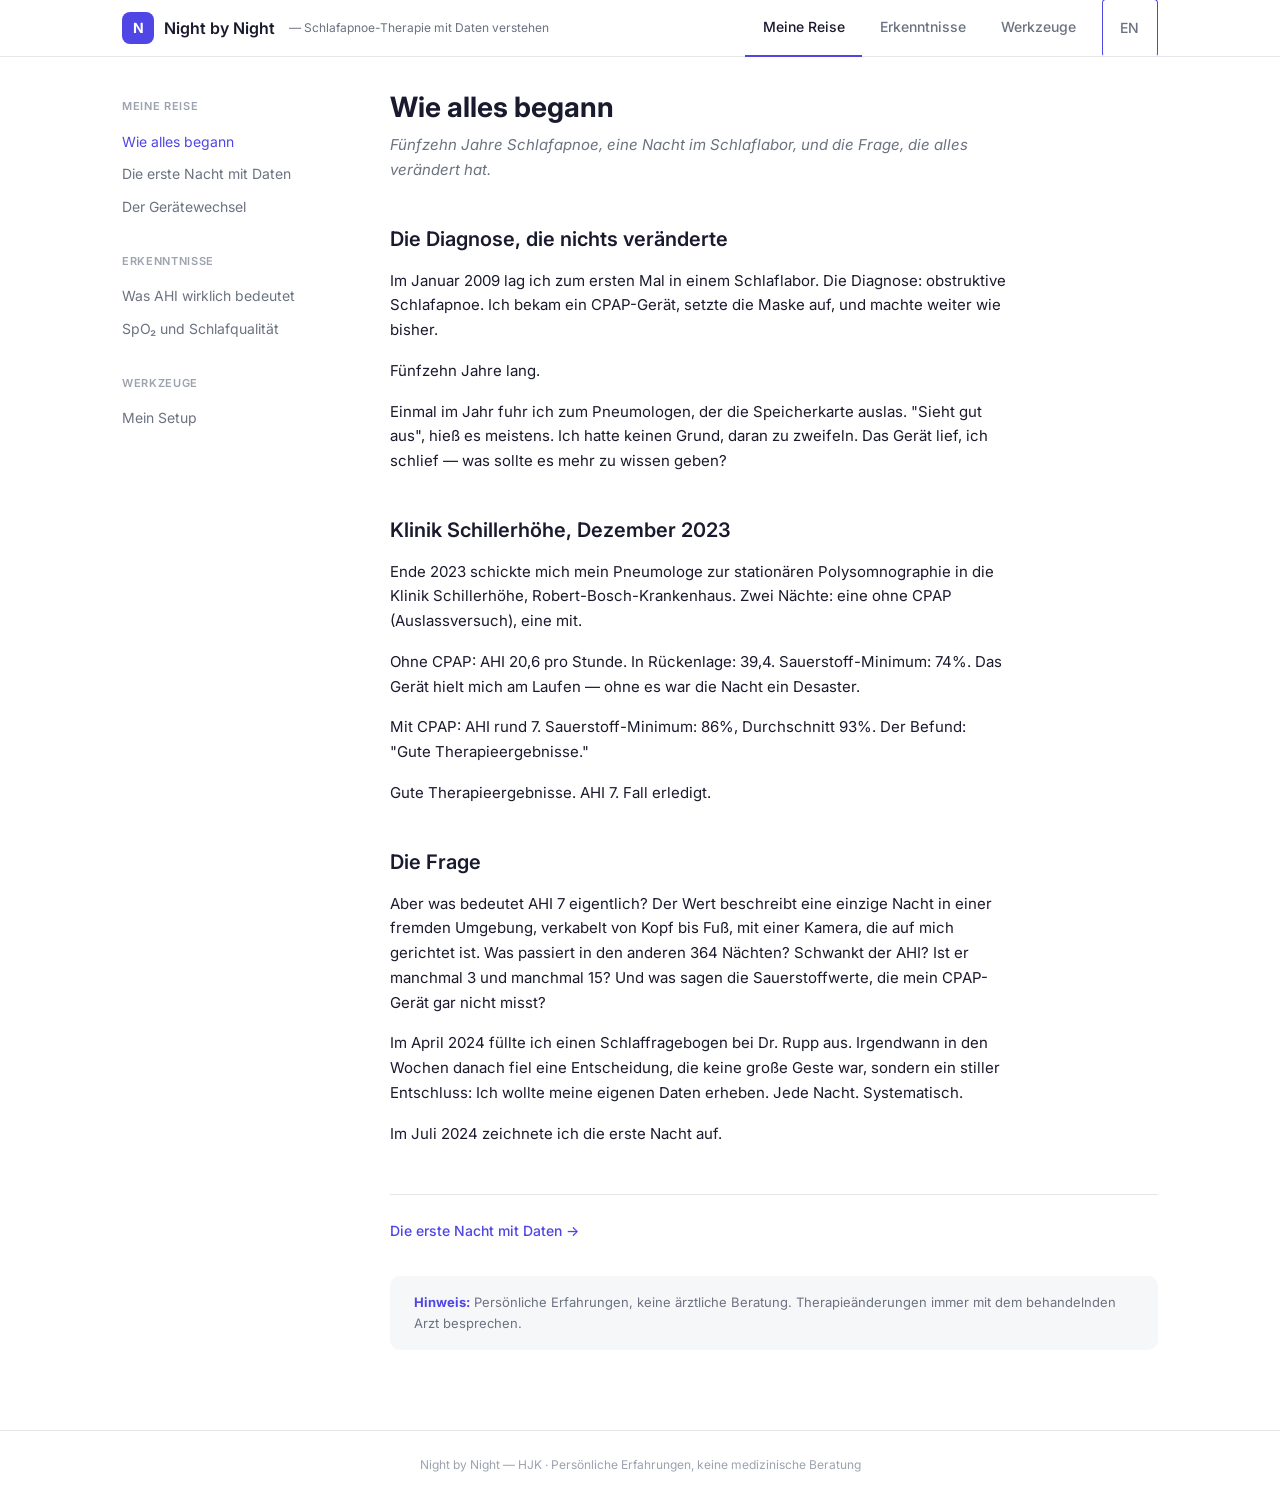
<file: reise/wie-alles-begann.html>
<!DOCTYPE html>
<html lang="de">
<head>
  <meta charset="UTF-8">
  <meta name="viewport" content="width=device-width, initial-scale=1.0">
  <title>Wie alles begann — Night by Night</title>
  <link rel="stylesheet" href="../css/style.css">
</head>
<body>
<header class="site-header"><div class="header-inner">
  <a href="../index.html" class="site-logo"><div class="logo-icon">N</div><span class="logo-text">Night by Night</span><span class="logo-tagline">— Schlafapnoe-Therapie mit Daten verstehen</span></a>
  <nav class="site-nav"><a href="wie-alles-begann.html" class="active">Meine Reise</a><a href="../erkenntnisse/was-ahi-wirklich-bedeutet.html">Erkenntnisse</a><a href="../werkzeuge/mein-setup.html">Werkzeuge</a><a href="../en/" class="lang-switch">EN</a></nav>
</div></header>
<div class="page-wrap">
  <aside class="sidebar">
    <div class="sidebar-section"><div class="sidebar-title">Meine Reise</div>
      <a href="wie-alles-begann.html" class="active">Wie alles begann</a>
      <a href="die-erste-nacht-mit-daten.html">Die erste Nacht mit Daten</a>
      <a href="der-geraetewechsel.html">Der Gerätewechsel</a></div>
    <div class="sidebar-section"><div class="sidebar-title">Erkenntnisse</div>
      <a href="../erkenntnisse/was-ahi-wirklich-bedeutet.html">Was AHI wirklich bedeutet</a>
      <a href="../erkenntnisse/spo2.html">SpO₂ und Schlafqualität</a></div>
    <div class="sidebar-section"><div class="sidebar-title">Werkzeuge</div>
      <a href="../werkzeuge/mein-setup.html">Mein Setup</a></div>
  </aside>
  <main class="main-content article">
    <h1>Wie alles begann</h1>
    <p class="article-subtitle">Fünfzehn Jahre Schlafapnoe, eine Nacht im Schlaflabor, und die Frage, die alles verändert hat.</p>
    <h2>Die Diagnose, die nichts veränderte</h2>
    <p>Im Januar 2009 lag ich zum ersten Mal in einem Schlaflabor. Die Diagnose: obstruktive Schlafapnoe. Ich bekam ein CPAP-Gerät, setzte die Maske auf, und machte weiter wie bisher.</p>
    <p>Fünfzehn Jahre lang.</p>
    <p>Einmal im Jahr fuhr ich zum Pneumologen, der die Speicherkarte auslas. "Sieht gut aus", hieß es meistens. Ich hatte keinen Grund, daran zu zweifeln. Das Gerät lief, ich schlief — was sollte es mehr zu wissen geben?</p>
    <h2>Klinik Schillerhöhe, Dezember 2023</h2>
    <p>Ende 2023 schickte mich mein Pneumologe zur stationären Polysomnographie in die Klinik Schillerhöhe, Robert-Bosch-Krankenhaus. Zwei Nächte: eine ohne CPAP (Auslassversuch), eine mit.</p>
    <p>Ohne CPAP: AHI 20,6 pro Stunde. In Rückenlage: 39,4. Sauerstoff-Minimum: 74%. Das Gerät hielt mich am Laufen — ohne es war die Nacht ein Desaster.</p>
    <p>Mit CPAP: AHI rund 7. Sauerstoff-Minimum: 86%, Durchschnitt 93%. Der Befund: "Gute Therapieergebnisse."</p>
    <p>Gute Therapieergebnisse. AHI 7. Fall erledigt.</p>
    <h2>Die Frage</h2>
    <p>Aber was bedeutet AHI 7 eigentlich? Der Wert beschreibt eine einzige Nacht in einer fremden Umgebung, verkabelt von Kopf bis Fuß, mit einer Kamera, die auf mich gerichtet ist. Was passiert in den anderen 364 Nächten? Schwankt der AHI? Ist er manchmal 3 und manchmal 15? Und was sagen die Sauerstoffwerte, die mein CPAP-Gerät gar nicht misst?</p>
    <p>Im April 2024 füllte ich einen Schlaffragebogen bei Dr. Rupp aus. Irgendwann in den Wochen danach fiel eine Entscheidung, die keine große Geste war, sondern ein stiller Entschluss: Ich wollte meine eigenen Daten erheben. Jede Nacht. Systematisch.</p>
    <p>Im Juli 2024 zeichnete ich die erste Nacht auf.</p>
    <div class="article-nav"><a href="die-erste-nacht-mit-daten.html">Die erste Nacht mit Daten →</a></div>
    <div class="disclaimer"><strong>Hinweis:</strong> Persönliche Erfahrungen, keine ärztliche Beratung. Therapieänderungen immer mit dem behandelnden Arzt besprechen.</div>
  </main>
</div>
<footer class="site-footer">Night by Night — HJK · Persönliche Erfahrungen, keine medizinische Beratung</footer>
</body></html>
</file>
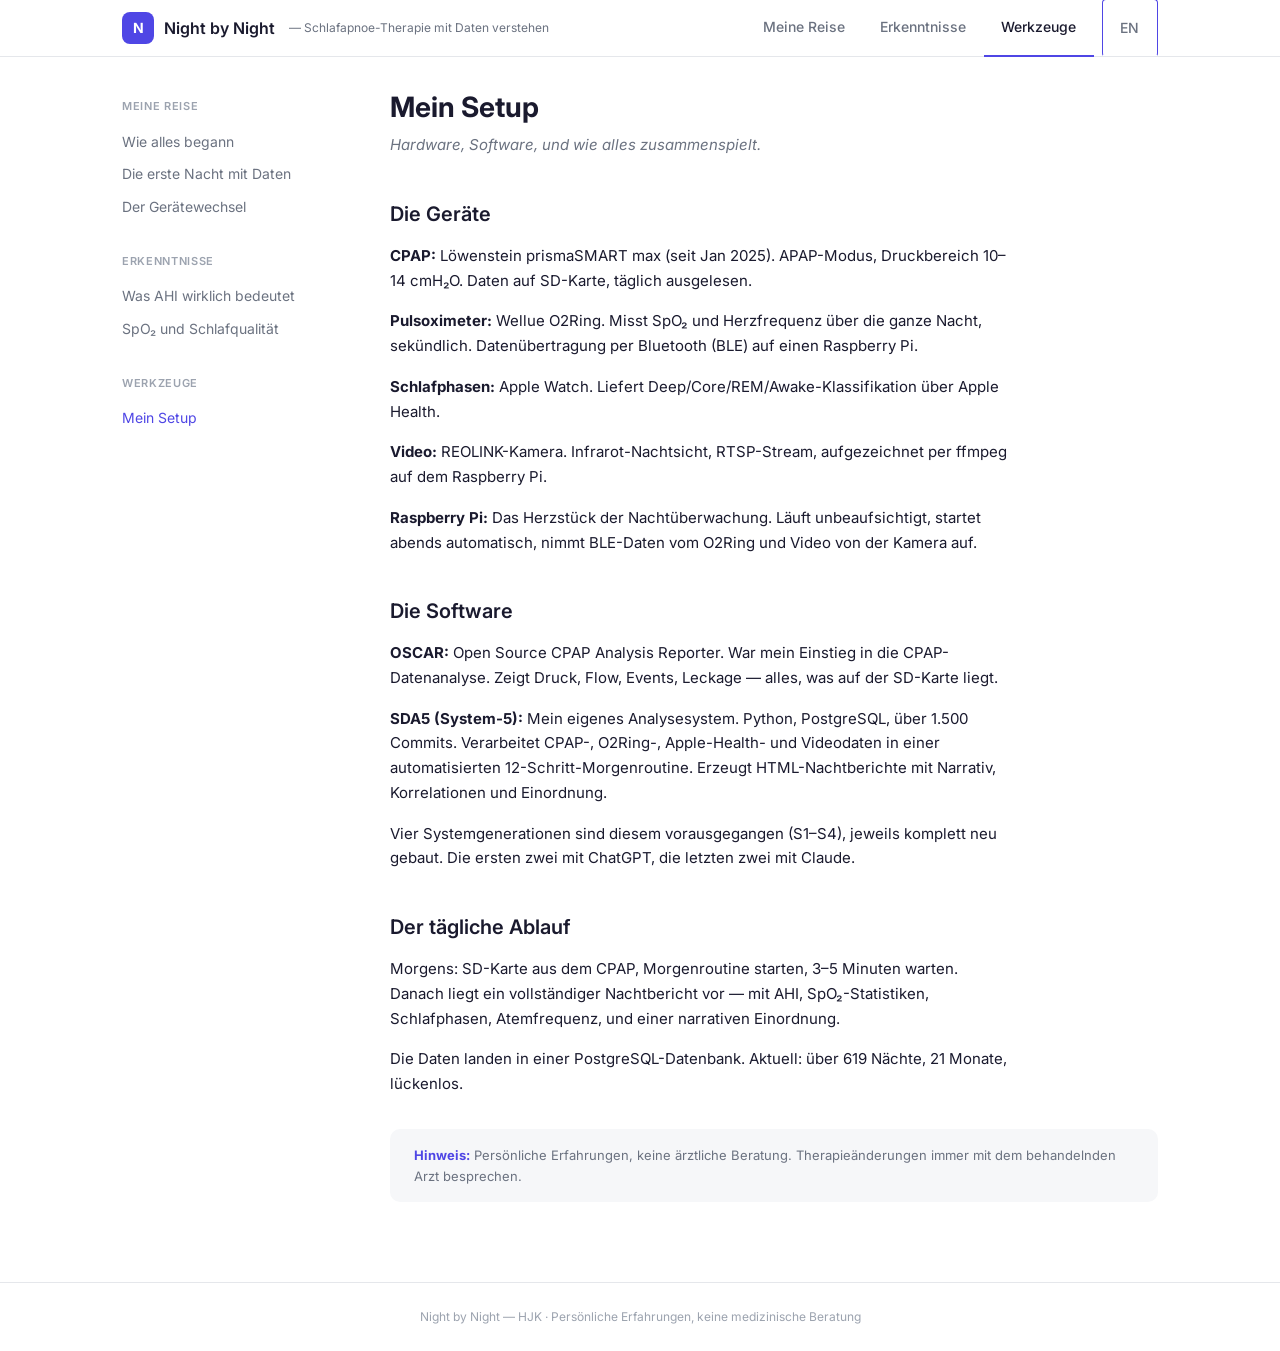
<file: werkzeuge/mein-setup.html>
<!DOCTYPE html>
<html lang="de">
<head><meta charset="UTF-8"><meta name="viewport" content="width=device-width, initial-scale=1.0">
  <title>Mein Setup — Night by Night</title><link rel="stylesheet" href="../css/style.css"></head>
<body>
<header class="site-header"><div class="header-inner">
  <a href="../index.html" class="site-logo"><div class="logo-icon">N</div><span class="logo-text">Night by Night</span><span class="logo-tagline">— Schlafapnoe-Therapie mit Daten verstehen</span></a>
  <nav class="site-nav"><a href="../reise/wie-alles-begann.html">Meine Reise</a><a href="../erkenntnisse/was-ahi-wirklich-bedeutet.html">Erkenntnisse</a><a href="mein-setup.html" class="active">Werkzeuge</a><a href="../en/" class="lang-switch">EN</a></nav>
</div></header>
<div class="page-wrap">
  <aside class="sidebar">
    <div class="sidebar-section"><div class="sidebar-title">Meine Reise</div>
      <a href="../reise/wie-alles-begann.html">Wie alles begann</a>
      <a href="../reise/die-erste-nacht-mit-daten.html">Die erste Nacht mit Daten</a>
      <a href="../reise/der-geraetewechsel.html">Der Gerätewechsel</a></div>
    <div class="sidebar-section"><div class="sidebar-title">Erkenntnisse</div>
      <a href="../erkenntnisse/was-ahi-wirklich-bedeutet.html">Was AHI wirklich bedeutet</a>
      <a href="../erkenntnisse/spo2.html">SpO₂ und Schlafqualität</a></div>
    <div class="sidebar-section"><div class="sidebar-title">Werkzeuge</div>
      <a href="mein-setup.html" class="active">Mein Setup</a></div>
  </aside>
  <main class="main-content article">
    <h1>Mein Setup</h1>
    <p class="article-subtitle">Hardware, Software, und wie alles zusammenspielt.</p>
    <h2>Die Geräte</h2>
    <p><strong>CPAP:</strong> Löwenstein prismaSMART max (seit Jan 2025). APAP-Modus, Druckbereich 10–14 cmH₂O. Daten auf SD-Karte, täglich ausgelesen.</p>
    <p><strong>Pulsoximeter:</strong> Wellue O2Ring. Misst SpO₂ und Herzfrequenz über die ganze Nacht, sekündlich. Datenübertragung per Bluetooth (BLE) auf einen Raspberry Pi.</p>
    <p><strong>Schlafphasen:</strong> Apple Watch. Liefert Deep/Core/REM/Awake-Klassifikation über Apple Health.</p>
    <p><strong>Video:</strong> REOLINK-Kamera. Infrarot-Nachtsicht, RTSP-Stream, aufgezeichnet per ffmpeg auf dem Raspberry Pi.</p>
    <p><strong>Raspberry Pi:</strong> Das Herzstück der Nachtüberwachung. Läuft unbeaufsichtigt, startet abends automatisch, nimmt BLE-Daten vom O2Ring und Video von der Kamera auf.</p>
    <h2>Die Software</h2>
    <p><strong>OSCAR:</strong> Open Source CPAP Analysis Reporter. War mein Einstieg in die CPAP-Datenanalyse. Zeigt Druck, Flow, Events, Leckage — alles, was auf der SD-Karte liegt.</p>
    <p><strong>SDA5 (System-5):</strong> Mein eigenes Analysesystem. Python, PostgreSQL, über 1.500 Commits. Verarbeitet CPAP-, O2Ring-, Apple-Health- und Videodaten in einer automatisierten 12-Schritt-Morgenroutine. Erzeugt HTML-Nachtberichte mit Narrativ, Korrelationen und Einordnung.</p>
    <p>Vier Systemgenerationen sind diesem vorausgegangen (S1–S4), jeweils komplett neu gebaut. Die ersten zwei mit ChatGPT, die letzten zwei mit Claude.</p>
    <h2>Der tägliche Ablauf</h2>
    <p>Morgens: SD-Karte aus dem CPAP, Morgenroutine starten, 3–5 Minuten warten. Danach liegt ein vollständiger Nachtbericht vor — mit AHI, SpO₂-Statistiken, Schlafphasen, Atemfrequenz, und einer narrativen Einordnung.</p>
    <p>Die Daten landen in einer PostgreSQL-Datenbank. Aktuell: über 619 Nächte, 21 Monate, lückenlos.</p>
    <div class="disclaimer"><strong>Hinweis:</strong> Persönliche Erfahrungen, keine ärztliche Beratung. Therapieänderungen immer mit dem behandelnden Arzt besprechen.</div>
  </main>
</div>
<footer class="site-footer">Night by Night — HJK · Persönliche Erfahrungen, keine medizinische Beratung</footer>
</body></html>
</file>
<file: css/style.css>
/* Night by Night — Design System */
@import url('https://fonts.googleapis.com/css2?family=Inter:wght@400;500;600;700&display=swap');

:root {
  --bg: #ffffff;
  --bg-subtle: #f6f7f9;
  --bg-card: #f6f7f9;
  --text: #1a1a2e;
  --text-secondary: #6b7280;
  --text-light: #9ca3af;
  --accent: #4f46e5;
  --accent-light: #e0e7ff;
  --border: #e5e7eb;
  --border-accent: #4f46e5;
  --nav-bg: #ffffff;
  --font: 'Inter', -apple-system, sans-serif;
  --max-width: 1100px;
  --sidebar-width: 220px;
}

* { margin: 0; padding: 0; box-sizing: border-box; }

body {
  font-family: var(--font);
  color: var(--text);
  background: var(--bg);
  line-height: 1.65;
  font-size: 15px;
}

/* ---- Header ---- */
.site-header {
  border-bottom: 1px solid var(--border);
  background: var(--nav-bg);
  position: sticky;
  top: 0;
  z-index: 100;
}

.header-inner {
  max-width: var(--max-width);
  margin: 0 auto;
  display: flex;
  align-items: center;
  justify-content: space-between;
  padding: 0 2rem;
  height: 56px;
}

.site-logo {
  display: flex;
  align-items: center;
  gap: 0.6rem;
  text-decoration: none;
  color: var(--text);
}

.logo-icon {
  width: 32px; height: 32px;
  background: var(--accent);
  border-radius: 8px;
  display: flex; align-items: center;
  justify-content: center;
  color: white; font-weight: 700;
  font-size: 14px;
}

.logo-text {
  font-weight: 600;
  font-size: 16px;
}

.logo-tagline {
  color: var(--text-secondary);
  font-size: 12px;
  margin-left: 0.3rem;
}

.site-nav {
  display: flex;
  align-items: center;
  gap: 0;
}

.site-nav a {
  padding: 1rem 1.1rem;
  text-decoration: none;
  color: var(--text-secondary);
  font-size: 14px;
  font-weight: 500;
  border-bottom: 2px solid transparent;
  transition: color 0.15s, border-color 0.15s;
}

.site-nav a:hover,
.site-nav a.active {
  color: var(--text);
  border-bottom-color: var(--accent);
}

.lang-switch {
  font-size: 13px;
  font-weight: 600;
  color: var(--accent);
  text-decoration: none;
  padding: 0.3rem 0.7rem;
  border: 1px solid var(--accent);
  border-radius: 4px;
  margin-left: 0.5rem;
}

/* ---- Layout ---- */
.page-wrap {
  max-width: var(--max-width);
  margin: 0 auto;
  display: flex;
  gap: 3rem;
  padding: 2rem;
}

.sidebar {
  width: var(--sidebar-width);
  flex-shrink: 0;
  padding-top: 0.5rem;
}

.sidebar-section { margin-bottom: 1.8rem; }

.sidebar-title {
  font-size: 11px;
  font-weight: 600;
  text-transform: uppercase;
  letter-spacing: 0.06em;
  color: var(--text-light);
  margin-bottom: 0.6rem;
}

.sidebar a {
  display: block;
  padding: 0.3rem 0;
  color: var(--text-secondary);
  text-decoration: none;
  font-size: 14px;
  transition: color 0.15s;
}

.sidebar a:hover,
.sidebar a.active {
  color: var(--accent);
}

.main-content {
  flex: 1;
  min-width: 0;
}

/* ---- Tags ---- */
.tags {
  display: flex;
  gap: 0.4rem;
  margin-bottom: 1rem;
  font-size: 13px;
  color: var(--accent);
}

.tags span::after { content: " · "; color: var(--text-light); }
.tags span:last-child::after { content: ""; }

/* ---- Typography ---- */
h1 {
  font-size: 28px;
  font-weight: 700;
  line-height: 1.3;
  margin-bottom: 1rem;
}

.intro {
  font-size: 15px;
  color: var(--text-secondary);
  margin-bottom: 2rem;
  max-width: 560px;
}

/* ---- Stats ---- */
.stats {
  display: grid;
  grid-template-columns: repeat(3, 1fr);
  gap: 1rem;
  margin-bottom: 2.5rem;
}

.stat {
  background: var(--bg-card);
  border-radius: 10px;
  padding: 1.2rem 1.4rem;
}

.stat-label {
  font-size: 12px;
  color: var(--text-secondary);
  margin-bottom: 0.3rem;
}

.stat-value {
  font-size: 28px;
  font-weight: 700;
}

/* ---- Article Cards ---- */
.section-title {
  font-size: 16px;
  font-weight: 600;
  margin-bottom: 1rem;
}

.card {
  display: block;
  text-decoration: none;
  color: inherit;
  background: var(--bg-card);
  border-left: 3px solid var(--border-accent);
  border-radius: 0 10px 10px 0;
  padding: 1.2rem 1.5rem;
  margin-bottom: 0.8rem;
  transition: border-color 0.15s, box-shadow 0.15s;
}

.card:hover {
  box-shadow: 0 2px 8px rgba(0,0,0,0.06);
}

.card-header {
  display: flex;
  justify-content: space-between;
  align-items: baseline;
  margin-bottom: 0.3rem;
}

.card-title {
  font-size: 15px;
  font-weight: 600;
}

.card-date {
  font-size: 12px;
  color: var(--text-light);
  white-space: nowrap;
  margin-left: 1rem;
}

.card-desc {
  font-size: 13px;
  color: var(--text-secondary);
  line-height: 1.5;
}

/* ---- Disclaimer ---- */
.disclaimer {
  background: var(--bg-card);
  border-radius: 10px;
  padding: 1rem 1.5rem;
  margin-top: 2rem;
  font-size: 13px;
  color: var(--text-secondary);
  line-height: 1.6;
}

.disclaimer strong { color: var(--accent); }

/* ---- Article Pages ---- */
.article h1 { margin-bottom: 0.5rem; }

.article-subtitle {
  font-size: 15px;
  font-style: italic;
  color: var(--text-secondary);
  margin-bottom: 2rem;
}

.article h2 {
  font-size: 20px;
  font-weight: 600;
  margin: 2.5rem 0 0.8rem;
}

.article p {
  margin-bottom: 1rem;
  max-width: 620px;
}

.article-nav {
  margin-top: 3rem;
  padding-top: 1.5rem;
  border-top: 1px solid var(--border);
}

.article-nav a {
  color: var(--accent);
  text-decoration: none;
  font-size: 14px;
  font-weight: 500;
}

/* ---- Footer ---- */
.site-footer {
  border-top: 1px solid var(--border);
  padding: 1.5rem 2rem;
  text-align: center;
  font-size: 12px;
  color: var(--text-light);
  margin-top: 3rem;
}

/* ---- Responsive ---- */
@media (max-width: 768px) {
  .header-inner { padding: 0 1rem; }
  .logo-tagline { display: none; }
  .page-wrap {
    flex-direction: column;
    padding: 1.5rem 1rem;
    gap: 1.5rem;
  }
  .sidebar {
    width: 100%;
    display: flex;
    gap: 2rem;
    overflow-x: auto;
    border-bottom: 1px solid var(--border);
    padding-bottom: 1rem;
  }
  .sidebar-section { margin-bottom: 0; }
  .stats { grid-template-columns: 1fr; }
  h1 { font-size: 22px; }
}
</file>
